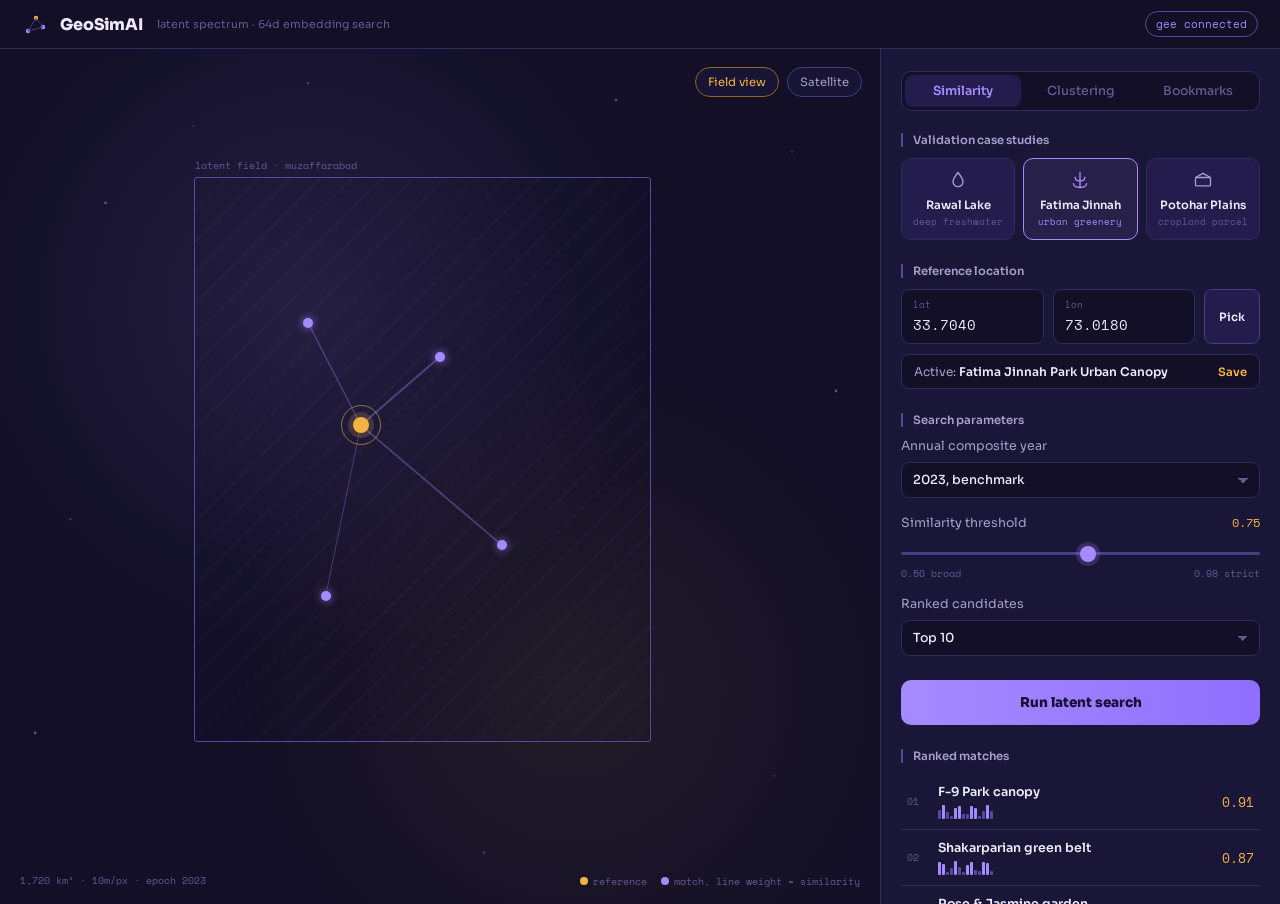
<file: design/latent-spectrum-reference.html>
<!DOCTYPE html>
<html lang="en">
<head>
<meta charset="UTF-8">
<meta name="viewport" content="width=device-width, initial-scale=1.0">
<title>GeoSimAI: Latent Spectrum concept</title>
<link rel="preconnect" href="https://fonts.googleapis.com">
<link rel="preconnect" href="https://fonts.gstatic.com" crossorigin>
<link href="https://fonts.googleapis.com/css2?family=Sora:wght@400;600;800&family=Space+Mono:wght@400;700&display=swap" rel="stylesheet">
<style>
  :root{
    --void:#120f26;
    --panel:#1a1638;
    --panel-raised:#231c4c;
    --line:#312a5e;
    --line-bright:#473c86;
    --violet:#a58bff;
    --violet-dim:#564a9c;
    --gold:#f2b544;
    --gold-dim:#8a691f;
    --text-1:#ede9fb;
    --text-2:#a79ecb;
    --text-3:#635a94;
    --font-display:'Sora',sans-serif;
    --font-mono:'Space Mono',monospace;
  }
  *{box-sizing:border-box;margin:0;padding:0;}
  html,body{background:var(--void);color:var(--text-1);font-family:var(--font-display);}
  body{min-width:1040px;overflow-x:auto;}
  .topbar{display:flex;align-items:center;gap:12px;padding:11px 22px;border-bottom:1px solid var(--line);}
  .topbar h1{font-size:16px;font-weight:800;letter-spacing:-0.01em;}
  .topbar p{font-size:11px;color:var(--text-3);margin-left:2px;}
  .topbar .status{margin-left:auto;font-family:var(--font-mono);font-size:10.5px;color:var(--violet);border:1px solid var(--violet-dim);padding:4px 10px;border-radius:20px;}

  .app{display:flex;height:calc(100vh - 45px);min-height:760px;}
  .map-wrap{flex:1;position:relative;overflow:hidden;background:#0c0a1e;}
  .field{
    position:absolute;inset:0;
    background:
      radial-gradient(circle at 35% 30%,rgba(165,139,255,.13),transparent 42%),
      radial-gradient(circle at 65% 75%,rgba(242,181,68,.07),transparent 40%),
      var(--void);
  }
  .dots{position:absolute;inset:0;opacity:.5;}
  .aoi{position:absolute;top:15%;left:22%;width:52%;height:66%;border:1px solid var(--violet-dim);border-radius:3px;background:repeating-linear-gradient(135deg,rgba(165,139,255,.035) 0 2px,transparent 2px 22px);}
  .aoi::before{content:'latent field · muzaffarabad';position:absolute;top:-20px;left:0;font-family:var(--font-mono);font-size:9.5px;color:var(--text-3);}

  svg.links{position:absolute;inset:0;width:100%;height:100%;pointer-events:none;}

  .marker{position:absolute;transform:translate(-50%,-50%);z-index:3;}
  .marker.ref{z-index:4;}
  .marker.ref .pin{width:16px;height:16px;border-radius:50%;background:var(--gold);box-shadow:0 0 0 5px rgba(242,181,68,.18);}
  .marker.ref .ring{position:absolute;inset:-12px;border:1px solid var(--gold);border-radius:50%;opacity:.55;animation:ripple 2.4s ease-out infinite;}
  @keyframes ripple{0%{transform:scale(.4);opacity:.6;}100%{transform:scale(2);opacity:0;}}
  .marker.hit .pin{width:10px;height:10px;border-radius:50%;background:var(--violet);box-shadow:0 0 9px rgba(165,139,255,.75);}
  .marker .tag{position:absolute;bottom:calc(100% + 6px);left:50%;transform:translateX(-50%);white-space:nowrap;font-family:var(--font-mono);font-size:9.5px;background:var(--panel-raised);border:1px solid var(--line-bright);padding:3px 8px;border-radius:4px;color:var(--text-2);opacity:0;transition:opacity .15s;pointer-events:none;}
  .marker:hover .tag{opacity:1;}

  .map-controls{position:absolute;top:18px;right:18px;display:flex;gap:8px;}
  .mctrl{background:rgba(26,22,56,.85);border:1px solid var(--line-bright);padding:7px 12px;border-radius:20px;font-size:11.5px;color:var(--text-2);cursor:pointer;backdrop-filter:blur(6px);}
  .mctrl.active{color:var(--gold);border-color:var(--gold-dim);}
  .map-status{position:absolute;bottom:16px;left:20px;font-family:var(--font-mono);font-size:10px;color:var(--text-3);}
  .legend{position:absolute;bottom:16px;right:20px;display:flex;gap:14px;font-family:var(--font-mono);font-size:9.5px;color:var(--text-3);}
  .legend span{display:flex;align-items:center;gap:5px;}
  .legend i{width:8px;height:8px;border-radius:50%;display:inline-block;}

  .sidebar{width:400px;flex:none;background:var(--panel);border-left:1px solid var(--line);overflow-y:auto;padding:22px 20px 34px;}
  .section{margin-bottom:24px;}
  .section-label{font-size:11.5px;font-weight:600;color:var(--text-2);margin-bottom:11px;padding-left:10px;border-left:2px solid var(--violet-dim);}

  .case-grid{display:grid;grid-template-columns:repeat(3,1fr);gap:8px;}
  .case-card{background:var(--panel-raised);border:1px solid var(--line);border-radius:10px;padding:11px 8px;text-align:center;cursor:pointer;transition:border-color .15s,transform .15s;}
  .case-card:hover{transform:translateY(-1px);border-color:var(--line-bright);}
  .case-card.active{border-color:var(--violet);background:rgba(165,139,255,.09);}
  .case-card svg{margin:0 auto 8px;display:block;}
  .case-card .name{font-size:11.5px;font-weight:600;}
  .case-card .type{font-family:var(--font-mono);font-size:9px;color:var(--text-3);margin-top:3px;}
  .case-card.active .type{color:var(--violet);}

  .coord-row{display:flex;gap:9px;margin-bottom:10px;}
  .coord-field{flex:1;background:var(--void);border:1px solid var(--line);border-radius:8px;padding:8px 11px;}
  .coord-field label{display:block;font-family:var(--font-mono);font-size:9px;color:var(--text-3);margin-bottom:3px;}
  .coord-field .val{font-family:var(--font-mono);font-size:14px;color:var(--text-1);}
  .map-btn{background:var(--panel-raised);border:1px solid var(--line-bright);color:var(--text-1);font-family:var(--font-display);font-size:11.5px;font-weight:600;padding:0 14px;border-radius:8px;cursor:pointer;white-space:nowrap;}
  .active-row{display:flex;align-items:center;justify-content:space-between;background:var(--void);border:1px solid var(--line);border-radius:8px;padding:9px 12px;}
  .active-row .lbl{font-size:12px;color:var(--text-2);}
  .active-row .lbl b{color:var(--text-1);font-weight:600;}
  .save-btn{background:none;border:none;color:var(--gold);cursor:pointer;font-family:var(--font-display);font-size:11.5px;font-weight:600;}

  .param{margin-bottom:16px;}
  .param-head{display:flex;justify-content:space-between;align-items:baseline;margin-bottom:8px;}
  .param-head .name{font-size:12.5px;color:var(--text-2);}
  .param-head .readout{font-family:var(--font-mono);font-size:11.5px;color:var(--gold);}
  select{width:100%;background:var(--void);border:1px solid var(--line);color:var(--text-1);font-family:var(--font-display);font-size:12.5px;font-weight:500;padding:9px 11px;border-radius:8px;appearance:none;-webkit-appearance:none;background-image:linear-gradient(45deg,transparent 50%,var(--text-3) 50%),linear-gradient(135deg,var(--text-3) 50%,transparent 50%);background-position:calc(100% - 16px) center,calc(100% - 11px) center;background-size:5px 5px;background-repeat:no-repeat;}
  input[type=range]{width:100%;height:3px;background:var(--line-bright);appearance:none;-webkit-appearance:none;outline:none;border-radius:3px;}
  input[type=range]::-webkit-slider-thumb{appearance:none;-webkit-appearance:none;width:16px;height:16px;border-radius:50%;background:var(--violet);cursor:pointer;box-shadow:0 0 0 4px rgba(165,139,255,.2);}
  .range-scale{display:flex;justify-content:space-between;font-family:var(--font-mono);font-size:9.5px;color:var(--text-3);margin-top:6px;}

  .execute{width:100%;background:linear-gradient(90deg,var(--violet),#8f6fff);color:#160f36;border:none;border-radius:10px;padding:14px;font-family:var(--font-display);font-weight:800;font-size:13.5px;cursor:pointer;display:flex;align-items:center;justify-content:center;gap:9px;margin-bottom:24px;}
  .execute.loading{background:var(--panel-raised);color:var(--text-2);}
  .execute .spin{width:13px;height:13px;border-radius:50%;border:2px solid rgba(255,255,255,.3);border-top-color:currentColor;animation:spin .7s linear infinite;display:none;}
  .execute.loading .spin{display:block;}
  .execute.loading .lbl2{display:none;}

  .match{display:grid;grid-template-columns:20px 1fr auto;align-items:center;gap:11px;padding:10px 6px;border-bottom:1px solid var(--line);cursor:pointer;}
  .match:hover{background:var(--panel-raised);}
  .match:last-child{border-bottom:none;}
  .match .rank{font-family:var(--font-mono);font-size:10px;color:var(--text-3);}
  .match .name{font-size:12.5px;font-weight:600;}
  .match .spectrum{display:flex;gap:1.5px;align-items:flex-end;height:14px;margin-top:5px;}
  .match .spectrum i{width:2.5px;background:var(--violet-dim);border-radius:1px;}
  .match .score{font-family:var(--font-mono);font-size:13px;color:var(--gold);text-align:right;}
</style>
</head>
<body>

<div class="topbar">
  <svg width="26" height="26" viewBox="0 0 26 26" fill="none">
    <circle cx="6" cy="20" r="2.2" fill="#a58bff"/><circle cx="14" cy="7" r="2.2" fill="#f2b544"/><circle cx="21" cy="16" r="2.2" fill="#a58bff"/>
    <path d="M6 20L14 7M14 7L21 16M6 20L21 16" stroke="#473c86" stroke-width="1"/>
  </svg>
  <h1>GeoSimAI</h1>
  <p>latent spectrum · 64d embedding search</p>
  <div class="status">gee connected</div>
</div>

<div class="app">
  <div class="map-wrap">
    <div class="field"></div>
    <svg class="dots" width="100%" height="100%">
      <circle cx="12%" cy="18%" r="1.4" fill="#a58bff"/><circle cx="22%" cy="9%" r="1" fill="#635a94"/>
      <circle cx="8%" cy="55%" r="1.2" fill="#635a94"/><circle cx="4%" cy="80%" r="1.4" fill="#a58bff"/>
      <circle cx="90%" cy="12%" r="1.2" fill="#635a94"/><circle cx="95%" cy="40%" r="1.4" fill="#a58bff"/>
      <circle cx="88%" cy="85%" r="1" fill="#635a94"/><circle cx="70%" cy="6%" r="1.2" fill="#a58bff"/>
      <circle cx="55%" cy="94%" r="1.4" fill="#635a94"/><circle cx="35%" cy="4%" r="1" fill="#a58bff"/>
    </svg>
    <div class="aoi"></div>
    <svg class="links" id="links"></svg>

    <div class="marker ref" style="top:44%;left:41%;"><div class="ring"></div><div class="pin"></div><div class="tag">Fatima Jinnah Park · reference</div></div>
    <div class="marker hit" style="top:36%;left:50%;"><div class="pin"></div><div class="tag">F-9 Park · 0.91</div></div>
    <div class="marker hit" style="top:58%;left:57%;"><div class="pin"></div><div class="tag">Shakarparian · 0.87</div></div>
    <div class="marker hit" style="top:32%;left:35%;"><div class="pin"></div><div class="tag">Rose &amp; Jasmine · 0.83</div></div>
    <div class="marker hit" style="top:64%;left:37%;"><div class="pin"></div><div class="tag">Ayub grove · 0.79</div></div>

    <div class="map-controls">
      <div class="mctrl active">Field view</div>
      <div class="mctrl">Satellite</div>
    </div>
    <div class="map-status">1,720 km² · 10m/px · epoch 2023</div>
    <div class="legend"><span><i style="background:#f2b544;"></i>reference</span><span><i style="background:#a58bff;"></i>match, line weight = similarity</span></div>
  </div>

  <aside class="sidebar">
    <div class="tabs" style="display:flex;gap:2px;background:var(--void);border:1px solid var(--line);border-radius:10px;padding:3px;margin-bottom:22px;">
      <div class="tab active" style="flex:1;text-align:center;padding:8px 4px;font-size:12.5px;font-weight:600;color:var(--violet);background:var(--panel-raised);border-radius:8px;cursor:pointer;">Similarity</div>
      <div class="tab" style="flex:1;text-align:center;padding:8px 4px;font-size:12.5px;font-weight:500;color:var(--text-3);border-radius:8px;cursor:pointer;">Clustering</div>
      <div class="tab" style="flex:1;text-align:center;padding:8px 4px;font-size:12.5px;font-weight:500;color:var(--text-3);border-radius:8px;cursor:pointer;">Bookmarks</div>
    </div>

    <div class="section">
      <div class="section-label">Validation case studies</div>
      <div class="case-grid">
        <div class="case-card">
          <svg width="20" height="20" viewBox="0 0 24 24" fill="none" stroke="#a79ecb" stroke-width="1.6"><path d="M12 3c3 4 6 7.2 6 11a6 6 0 1 1-12 0c0-3.8 3-7 6-11z"/></svg>
          <div class="name">Rawal Lake</div><div class="type">deep freshwater</div>
        </div>
        <div class="case-card active">
          <svg width="20" height="20" viewBox="0 0 24 24" fill="none" stroke="#a58bff" stroke-width="1.6"><path d="M12 2v20M6 8c0 3 2.5 5 6 5s6-2 6-5M4 16c0 3 3 5 8 5s8-2 8-5"/></svg>
          <div class="name">Fatima Jinnah</div><div class="type">urban greenery</div>
        </div>
        <div class="case-card">
          <svg width="20" height="20" viewBox="0 0 24 24" fill="none" stroke="#a79ecb" stroke-width="1.6"><rect x="3" y="9" width="18" height="10" rx="1"/><path d="M3 9l9-5 9 5"/></svg>
          <div class="name">Potohar Plains</div><div class="type">cropland parcel</div>
        </div>
      </div>
    </div>

    <div class="section">
      <div class="section-label">Reference location</div>
      <div class="coord-row">
        <div class="coord-field"><label>lat</label><div class="val">33.7040</div></div>
        <div class="coord-field"><label>lon</label><div class="val">73.0180</div></div>
        <button class="map-btn">Pick</button>
      </div>
      <div class="active-row"><div class="lbl">Active: <b>Fatima Jinnah Park Urban Canopy</b></div><button class="save-btn">Save</button></div>
    </div>

    <div class="section">
      <div class="section-label">Search parameters</div>
      <div class="param">
        <div class="param-head"><span class="name">Annual composite year</span></div>
        <select><option>2023, benchmark</option><option>2022</option><option>2021</option><option>2020</option></select>
      </div>
      <div class="param">
        <div class="param-head"><span class="name">Similarity threshold</span><span class="readout" id="thresh-out">0.75</span></div>
        <input type="range" min="50" max="98" value="75" id="thresh" oninput="document.getElementById('thresh-out').textContent='0.'+this.value">
        <div class="range-scale"><span>0.50 broad</span><span>0.98 strict</span></div>
      </div>
      <div class="param">
        <div class="param-head"><span class="name">Ranked candidates</span></div>
        <select><option>Top 10</option><option>Top 20</option><option>Top 5</option></select>
      </div>
    </div>

    <button class="execute" id="execbtn" onclick="runSearch()">
      <span class="spin"></span>
      <span class="lbl2">Run latent search</span>
    </button>

    <div class="section">
      <div class="section-label">Ranked matches</div>
      <div id="matches"></div>
    </div>
  </aside>
</div>

<script>
const matches=[
  {name:'F-9 Park canopy',score:0.91},
  {name:'Shakarparian green belt',score:0.87},
  {name:'Rose &amp; Jasmine garden',score:0.83},
  {name:'Ayub grove treeline',score:0.79}
];
const box=document.getElementById('matches');
matches.forEach((m,i)=>{
  let bars='';
  for(let b=0;b<14;b++){
    const h=Math.round(3+ (Math.sin(b*1.7+i)*0.5+0.5)*11);
    bars+='<i style="height:'+h+'px;'+(h>9?'background:var(--violet);':'')+'"></i>';
  }
  const row=document.createElement('div');
  row.className='match';
  row.innerHTML='<span class="rank">0'+(i+1)+'</span><div><div class="name">'+m.name+'</div><div class="spectrum">'+bars+'</div></div><span class="score">'+m.score.toFixed(2)+'</span>';
  box.appendChild(row);
});

function drawLinks(){
  const svg=document.getElementById('links');
  const wrap=document.querySelector('.map-wrap').getBoundingClientRect();
  const ref=document.querySelector('.marker.ref').getBoundingClientRect();
  let out='';
  document.querySelectorAll('.marker.hit').forEach(el=>{
    const r=el.getBoundingClientRect();
    const tag=el.querySelector('.tag').textContent;
    const score=parseFloat(tag.split('·')[1]);
    const w=(score-0.7)*10;
    out+='<line x1="'+(ref.left-wrap.left+ref.width/2)+'" y1="'+(ref.top-wrap.top+ref.height/2)+'" x2="'+(r.left-wrap.left+r.width/2)+'" y2="'+(r.top-wrap.top+r.height/2)+'" stroke="#a58bff" stroke-width="'+w+'" opacity="0.35" />';
  });
  svg.innerHTML=out;
}
window.addEventListener('load',drawLinks);
window.addEventListener('resize',drawLinks);

function runSearch(){
  const btn=document.getElementById('execbtn');
  btn.classList.add('loading');
  setTimeout(()=>{btn.classList.remove('loading');drawLinks();},1300);
}
document.querySelectorAll('.tab').forEach(t=>t.addEventListener('click',()=>{
  document.querySelectorAll('.tab').forEach(x=>{x.classList.remove('active');x.style.color='var(--text-3)';x.style.background='none';x.style.fontWeight='500';});
  t.classList.add('active');t.style.color='var(--violet)';t.style.background='var(--panel-raised)';t.style.fontWeight='600';
}));
document.querySelectorAll('.case-card').forEach(c=>c.addEventListener('click',()=>{
  document.querySelectorAll('.case-card').forEach(x=>x.classList.remove('active'));
  c.classList.add('active');
}));
</script>
</body>
</html>
</file>
